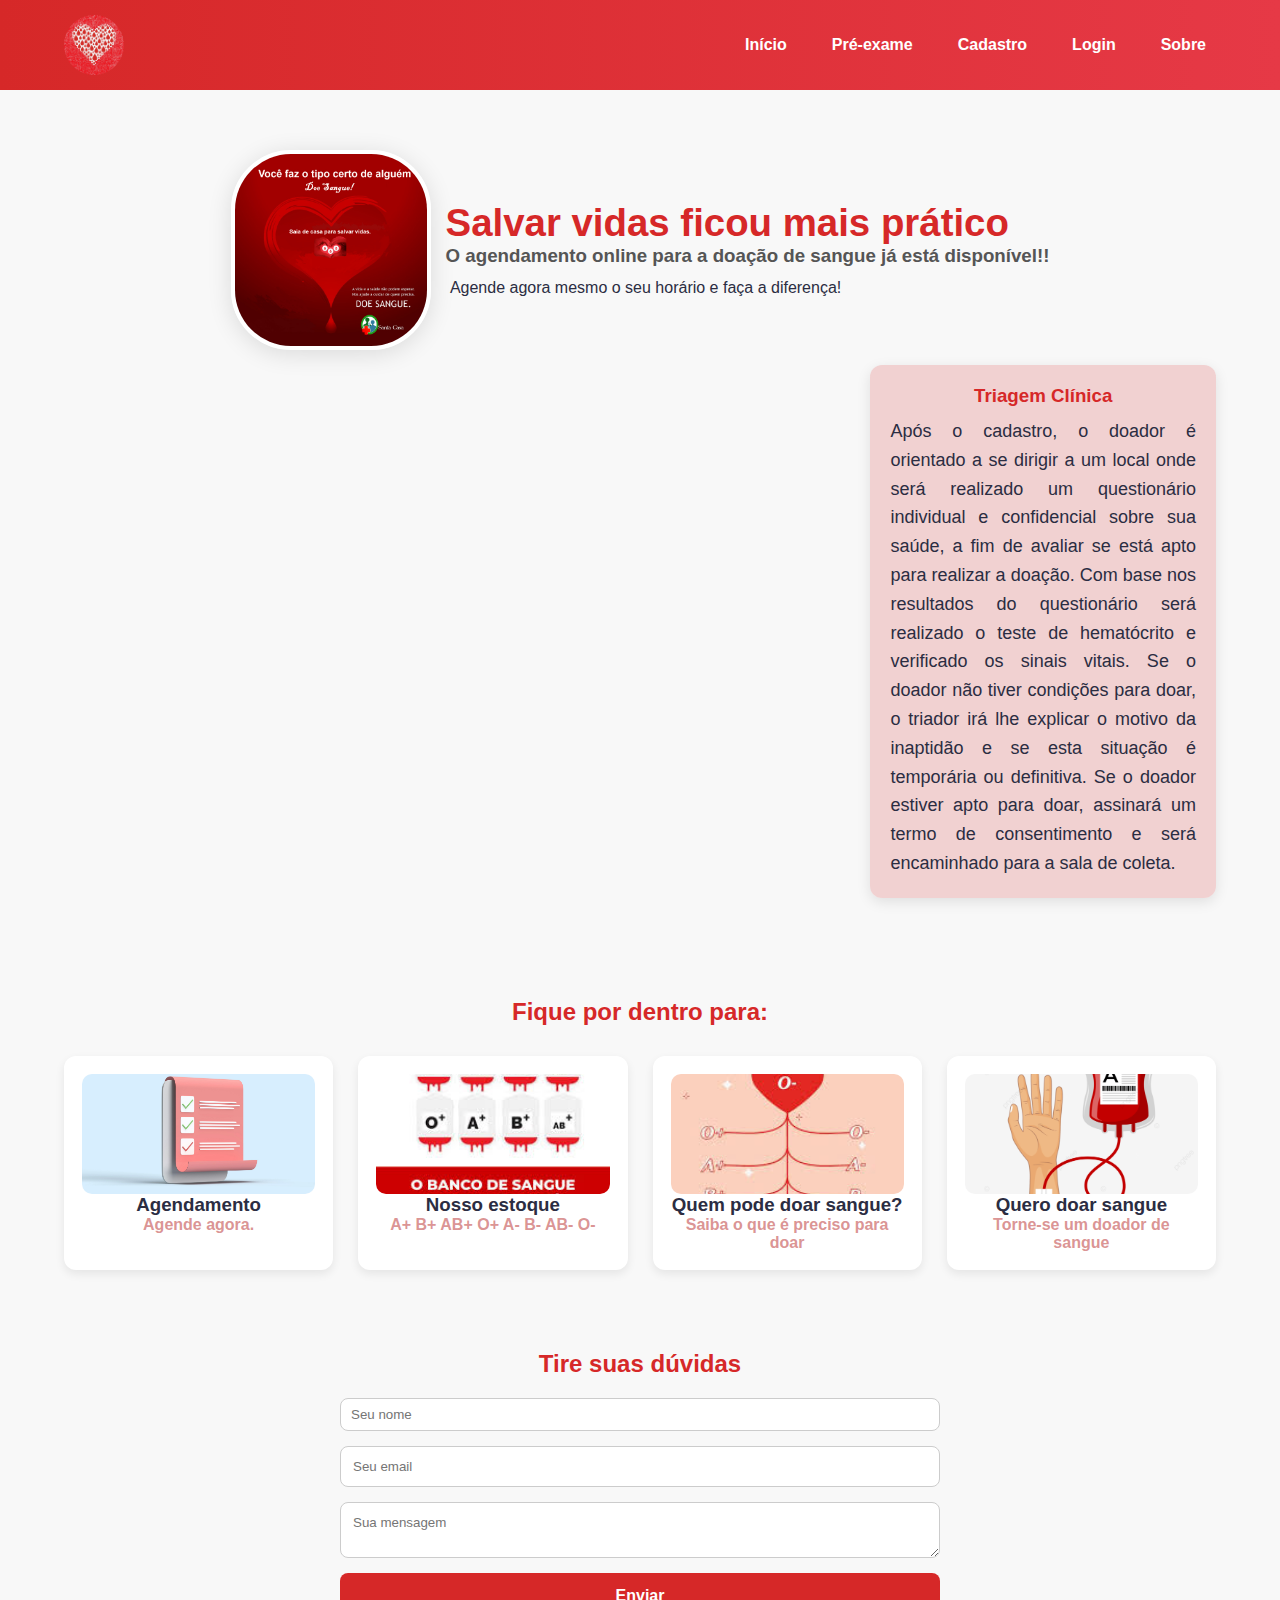
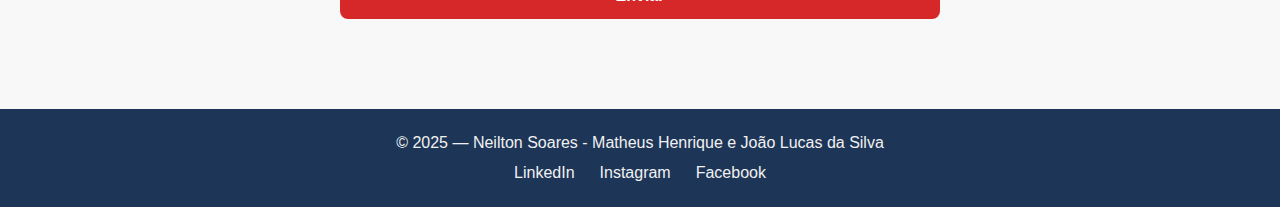
<file: Projeto Interdisciplinar - Neilton/index.html>
<!DOCTYPE html>
<html lang="pt-BR">
<head>
    <meta charset="UTF-8">
    <meta name="viewport" content="width=device-width, initial-scale=1.0">
    <title>Página Inicial</title>
    <link rel="stylesheet" href="style.css">
</head>
<body>
    <header>        
        <div class="logo">
                <img src="Doação.jpeg" alt="Logo de doação">
        </div>
        <input type="checkbox" id="menu-toggle">
        <label for="menu-toggle" class="hamburger">
            <span></span>
            <span></span>
            <span></span>
        </label>
        <nav>
            <ul>
                <li><a href="index.html">Início</a></li>
                <li><a href="Pré-exame.html">Pré-exame</a></li>
                <li><a href="Cadastro.html">Cadastro</a></li>
                <li><a href="Login.html">Login</a></li>
                <li><a href="Sobre.html">Sobre</a></li>
            </ul>
        </nav>
    </header>
    <main id="inicio">
        <section class="intro" id="sobre">
            <div class="perfil">
                <img class="foto-perfil" src="Doação2.jpeg" alt="Foto Doação">
                <div class="info">
                    <h1>Salvar vidas ficou mais prático</h1>
                    <h3>O agendamento online para a doação de sangue já está disponível!!</h3>
                    <p class="desc">
                        Agende agora mesmo o seu horário e faça a diferença!
                    </p>
                </div>
                <aside class="sobre-dev">
                    <h3>Triagem Clínica</h3>
                    <p>Após o cadastro, o doador é orientado a se dirigir a um local onde será realizado um questionário individual e confidencial sobre sua saúde, a fim de avaliar se está apto para realizar a doação. Com base nos resultados do questionário será realizado o teste de hematócrito e verificado os sinais vitais. Se o doador não tiver condições para doar, o triador irá lhe explicar o motivo da inaptidão e se esta situação é temporária ou definitiva. Se o doador estiver apto para doar, assinará um termo de consentimento e será encaminhado para a sala de coleta.
                    </p>
                </aside>
            </div>
        </section>
        <section id="fique-por-dentro" class="projects">
            <h2>Fique por dentro para:</h2>
            <div class="grid-projects">
                <article class="card">
                    <div class="thumb">
                        <img src="Agendamento.jpeg" alt="Agendar">
                    </div>
                    <h3>Agendamento</h3>
                    <p><a href="Agendamento.html">Agende agora.</a></p>
                </article>
                <article class="card">
                    <div class="thumb">
                        <img src="Nosso estoque.jpg" alt="Estoque">
                    </div>
                    <h3>Nosso estoque</h3>
                    <p><a href="Estoque.html">A+ B+ AB+ O+ A- B- AB- O-</a></p>
                </article>
                <article class="card">
                    <div class="thumb">
                        <img src="Quem pode.jpg" alt="Quem pode doar?">
                    </div>
                    <h3>Quem pode doar sangue?</h3>
                    <p><a href="QuemPodeDoar.html">Saiba o que é preciso para doar</a></p>
                </article>
                <article class="card">
                    <div class="thumb">
                        <img src="Quero doar.png" alt="Doação">
                    </div>
                    <h3>Quero doar sangue</h3>
                    <p><a href="Pré-exame.html">Torne-se um doador de sangue</a></p>
                </article>
            </div>
        </section>
        <section id="contato" class="contact">
            <h2>Tire suas dúvidas</h2>
            <form>
                <input type="text" placeholder="Seu nome">
                <input type="email" placeholder="Seu email">
                <textarea placeholder="Sua mensagem"></textarea>
                <button>Enviar</button>
            </form>
        </section>
    </main>
    <footer>
        © 2025 — Neilton Soares  -  Matheus Henrique e João Lucas da Silva
        <div class="redes-footer">
            <a href="#" target="_blank">LinkedIn</a>
            <a href="#" target="_blank">Instagram</a>
            <a href="#" target="_blank">Facebook</a>
        </div>
    </footer>
</body>
</html>
</file>
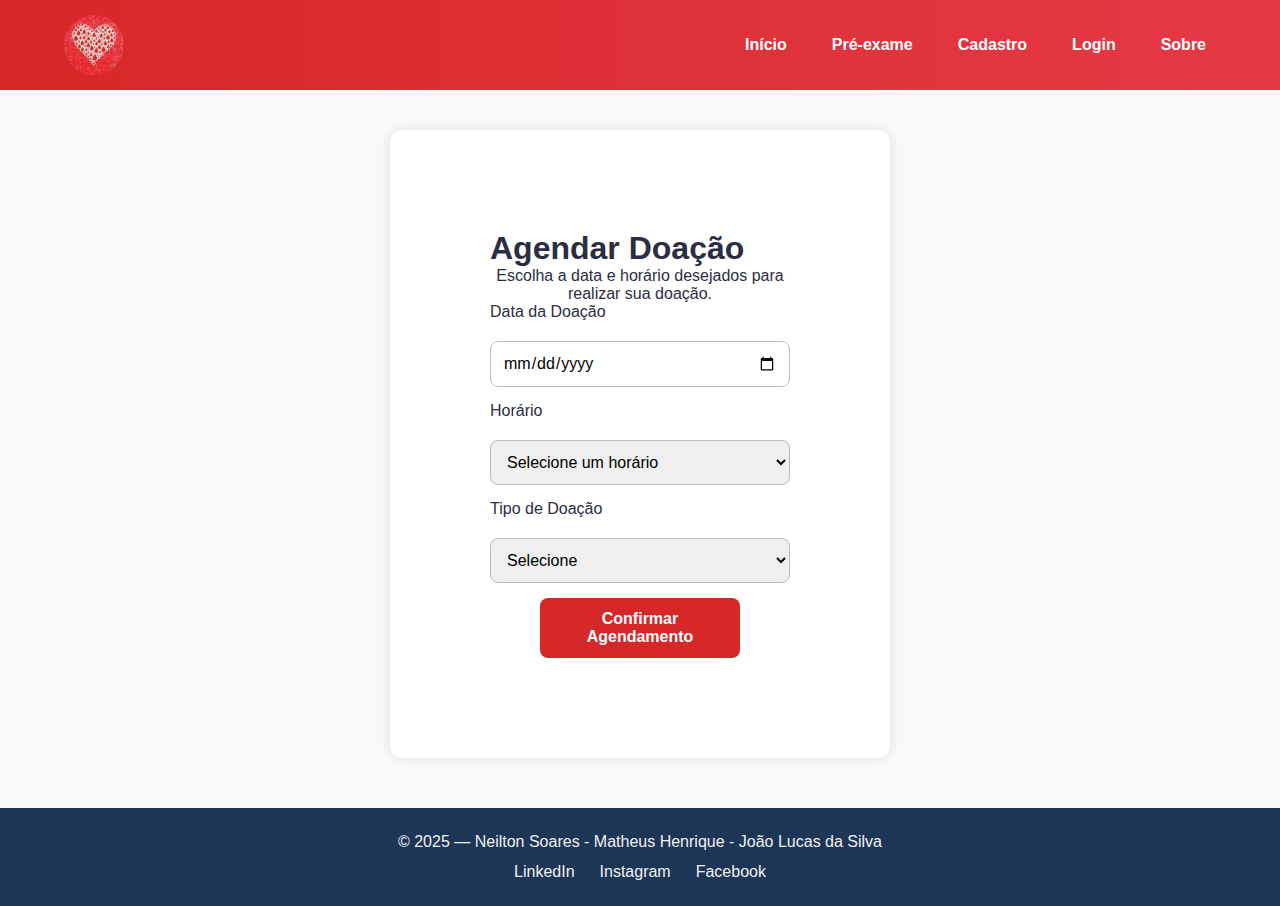
<file: Projeto Interdisciplinar - Neilton/Agendamento.html>
<!DOCTYPE html>
<html lang="pt-BR">
<head>
    <meta charset="UTF-8">
    <meta name="viewport" content="width=device-width, initial-scale=1.0">
    <title>Agendamento</title>
    <link rel="stylesheet" href="style.css">
</head>
<body>
    <header>        
        <div class="logo">
                <img src="Doação.jpeg" alt="Logo de doação">
        </div>
        <input type="checkbox" id="menu-toggle">
        <label for="menu-toggle" class="hamburger">
            <span></span>
            <span></span>
            <span></span>
        </label>
        <nav>
            <ul>
                <li><a href="index.html">Início</a></li>
                <li><a href="Pré-exame.html">Pré-exame</a></li>
                <li><a href="Cadastro.html">Cadastro</a></li>
                <li><a href="Login.html">Login</a></li>
                <li><a href="Sobre.html">Sobre</a></li>
            </ul>
        </nav>
    </header>
    <main>
        <section class="agendamento-container">
            <h1>Agendar Doação</h1>
            <p>Escolha a data e horário desejados para realizar sua doação.</p>
            <form class="form-agendamento">                
                <label for="data">Data da Doação</label>
                <input type="date" id="data" required>
                <label for="horario">Horário</label>
                <select id="horario" required>
                    <option value="">Selecione um horário</option>
                    <option>08:00</option>
                    <option>09:00</option>
                    <option>10:00</option>
                    <option>11:00</option>
                    <option>14:00</option>
                    <option>15:00</option>
                    <option>16:00</option>
                </select>
                <label for="tipo">Tipo de Doação</label>
                <select id="tipo">
                    <option value="">Selecione</option>
                    <option>Sangue Total</option>
                    <option>Plaquetas</option>
                    <option>Plasma</option>
                </select>
                <button type="submit">Confirmar Agendamento</button>
            </form>
        </section>
    </main>
    <footer>
        © 2025 — Neilton Soares - Matheus Henrique - João Lucas da Silva
        <div class="redes-footer">
            <a href="#" target="_blank">LinkedIn</a>
            <a href="#" target="_blank">Instagram</a>
            <a href="#" target="_blank">Facebook</a>
        </div>
    </footer>
</body>
</html>
</file>
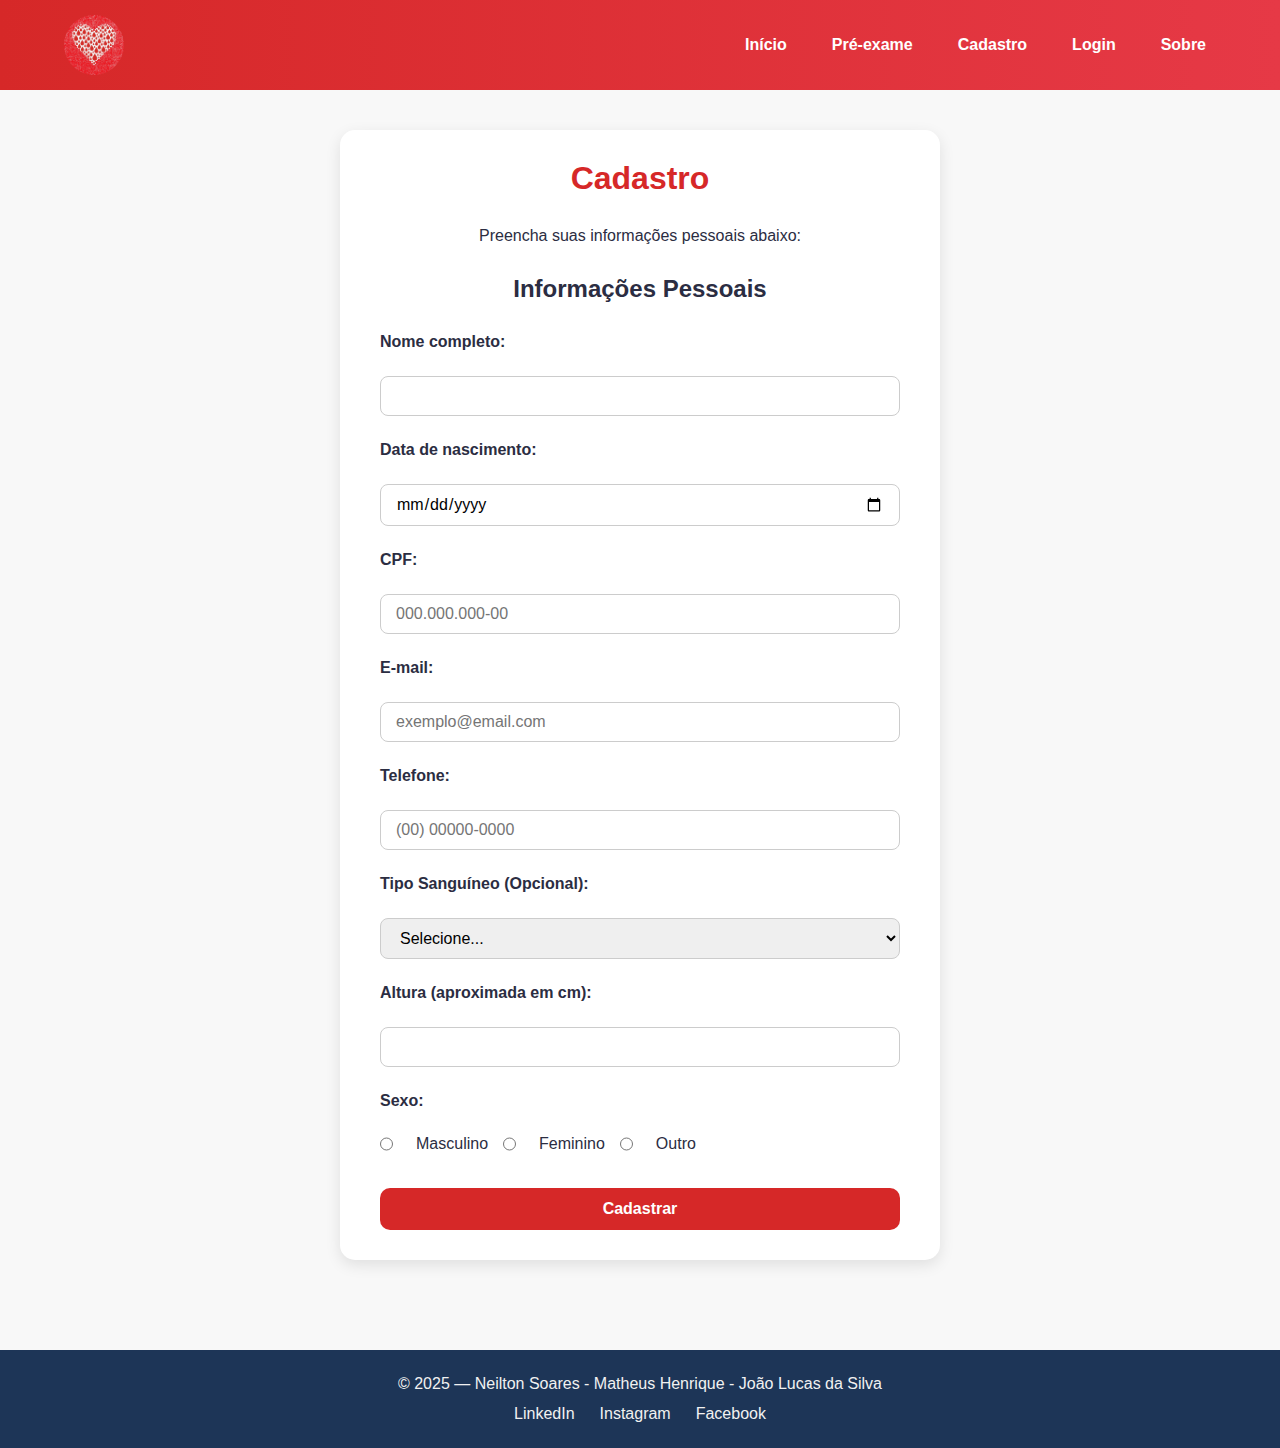
<file: Projeto Interdisciplinar - Neilton/Cadastro.html>
<!DOCTYPE html>
<html lang="pt-BR">
<head>
    <meta charset="UTF-8">
    <meta name="viewport" content="width=device-width, initial-scale=1.0">
    <title>Cadastro</title>
    <link rel="stylesheet" href="style.css">
</head>
<body>
    <header>        
        <div class="logo">
                <img src="Doação.jpeg" alt="Logo de doação">
        </div>
        <input type="checkbox" id="menu-toggle">
        <label for="menu-toggle" class="hamburger">
            <span></span>
            <span></span>
            <span></span>
        </label>
        <nav>
            <ul>
                <li><a href="index.html">Início</a></li>
                <li><a href="Pré-exame.html">Pré-exame</a></li>
                <li><a href="Cadastro.html">Cadastro</a></li>
                <li><a href="Login.html">Login</a></li>
                <li><a href="Sobre.html">Sobre</a></li>
            </ul>
        </nav>
    </header>
<main class="cadastro">
    <section class="cadastro-container">
        <h1>Cadastro</h1>
        <p>Preencha suas informações pessoais abaixo:</p>
        <form>
            <h2>Informações Pessoais</h2>
            <label>Nome completo:</label>
            <input type="text" name="nome" required>
            <label>Data de nascimento:</label>
            <input type="date" name="nascimento" required>
            <label>CPF:</label>
            <input type="text" name="cpf" placeholder="000.000.000-00" required>
            <label>E-mail:</label>
            <input type="email" name="email" placeholder="exemplo@email.com" required>
            <label>Telefone:</label>
            <input type="tel" name="telefone" placeholder="(00) 00000-0000" required>
            <label>Tipo Sanguíneo (Opcional):</label>
            <select name="tipo_sanguineo">
                <option value="">Selecione...</option>
                <option value="A+">A+</option>
                <option value="A-">B+</option>
                <option value="B+">AB+</option>
                <option value="B-">O+</option>
                <option value="AB+">A-</option>
                <option value="AB-">B-</option>
                <option value="O+">AB-</option>
                <option value="O-">O-</option>
            </select>
            <label>Altura (aproximada em cm):</label>
            <input type="text" name="nome" required>
            <label>Sexo:</label>
            <div class="sexo-options">
                <input type="radio" name="sexo" value="masculino"> Masculino
                <input type="radio" name="sexo" value="feminino"> Feminino
                <input type="radio" name="sexo" value="outro"> Outro
            </div>
            <button type="submit">Cadastrar</button>
        </form>
    </section>
</main>
<footer>
    © 2025 — Neilton Soares - Matheus Henrique - João Lucas da Silva
    <div class="redes-footer">
        <a href="#" target="_blank">LinkedIn</a>
        <a href="#" target="_blank">Instagram</a>
        <a href="#" target="_blank">Facebook</a>
    </div>
</footer>
</body>
</html>
</file>
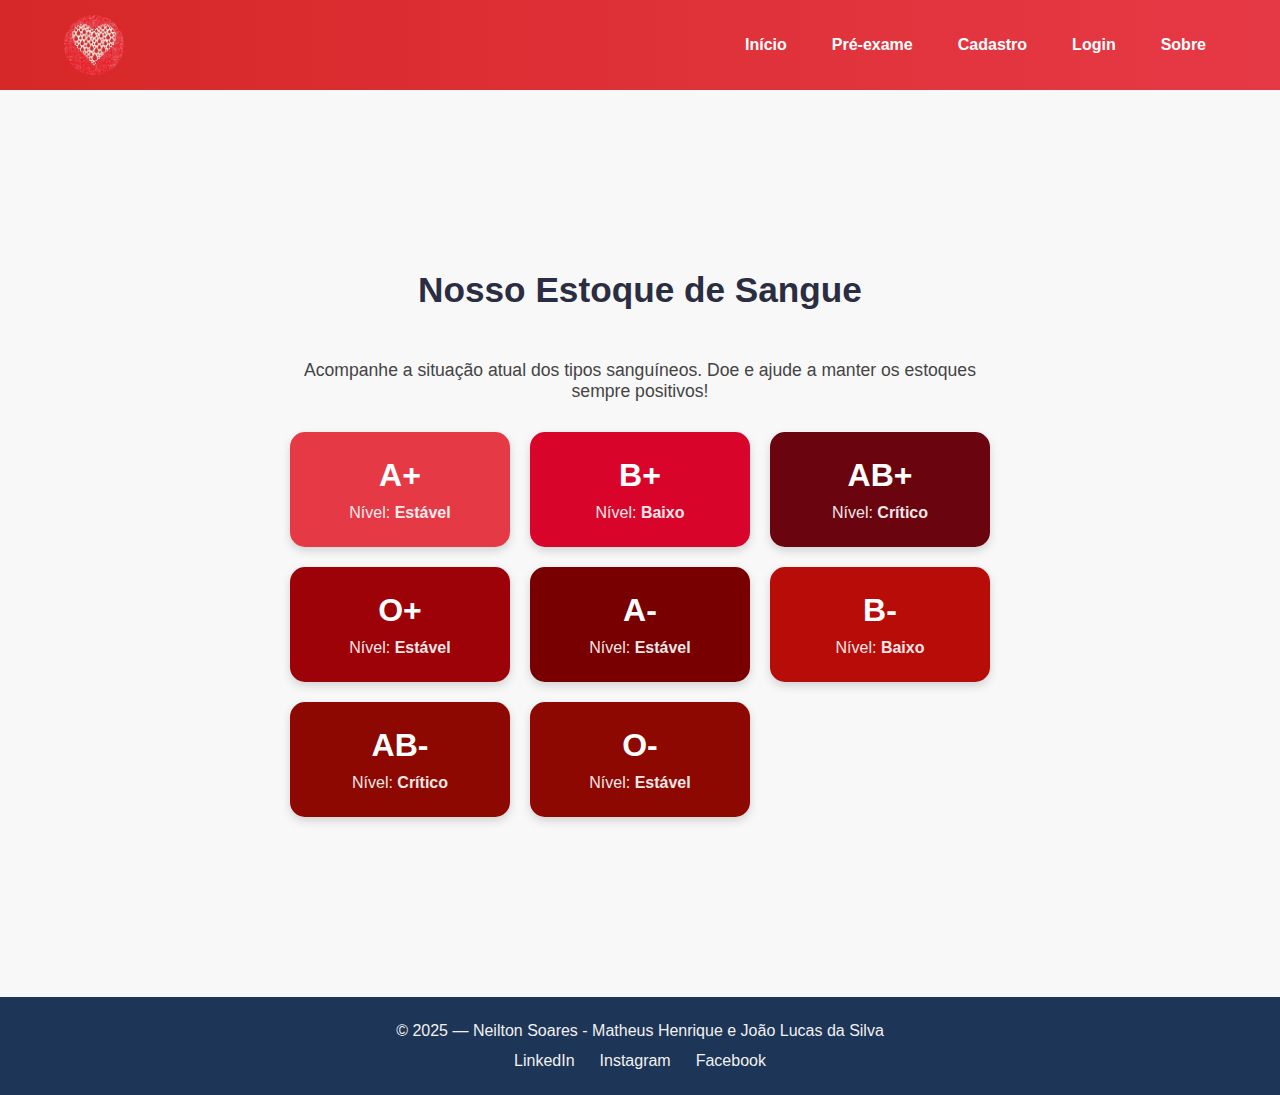
<file: Projeto Interdisciplinar - Neilton/Estoque.html>
<!DOCTYPE html>
<html lang="pt-BR">
<head>
    <meta charset="UTF-8">
    <meta name="viewport" content="width=device-width, initial-scale=1.0">
    <title>Estoque</title>
    <link rel="stylesheet" href="style.css">
</head>
<body>
    <header>        
        <div class="logo">
                <img src="Doação.jpeg" alt="Logo de doação">
        </div>
        <input type="checkbox" id="menu-toggle">
        <label for="menu-toggle" class="hamburger">
            <span></span>
            <span></span>
            <span></span>
        </label>
        <nav>
            <ul>
                <li><a href="index.html">Início</a></li>
                <li><a href="Pré-exame.html">Pré-exame</a></li>
                <li><a href="Cadastro.html">Cadastro</a></li>
                <li><a href="Login.html">Login</a></li>
                <li><a href="Sobre.html">Sobre</a></li>
            </ul>
        </nav>
    </header>

    <main class="estoque-container">

        <h1>Nosso Estoque de Sangue</h1>
        <p class="estoque-desc">Acompanhe a situação atual dos tipos sanguíneos. Doe e ajude a manter os estoques sempre positivos!</p>

        <div class="estoque-grid">

            <div class="tipo sangue-a-pos">
                <h2>A+</h2>
                <p class="nivel">Nível: <strong>Estável</strong></p>
            </div>

            <div class="tipo sangue-b-pos">
                <h2>B+</h2>
                <p class="nivel">Nível: <strong>Baixo</strong></p>
            </div>

            <div class="tipo sangue-ab-pos">
                <h2>AB+</h2>
                <p class="nivel">Nível: <strong>Crítico</strong></p>
            </div>

            <div class="tipo sangue-o-pos">
                <h2>O+</h2>
                <p class="nivel">Nível: <strong>Estável</strong></p>
            </div>

            <div class="tipo sangue-a-">
                <h2>A-</h2>
                <p class="nivel">Nível: <strong>Estável</strong></p>
            </div>

            <div class="tipo sangue-b-">
                <h2>B-</h2>
                <p class="nivel">Nível: <strong>Baixo</strong></p>
            </div>

            <div class="tipo sangue-ab-">
                <h2>AB-</h2>
                <p class="nivel">Nível: <strong>Crítico</strong></p>
            </div>

            <div class="tipo sangue-o-">
                <h2>O-</h2>
                <p class="nivel">Nível: <strong>Estável</strong></p>
            </div>

        </div>
    </main>

    <footer>
        © 2025 — Neilton Soares  -  Matheus Henrique e João Lucas da Silva
        <div class="redes-footer">
            <a href="#" target="_blank">LinkedIn</a>
            <a href="#" target="_blank">Instagram</a>
            <a href="#" target="_blank">Facebook</a>
        </div>
    </footer>

</body>
</html>
</file>
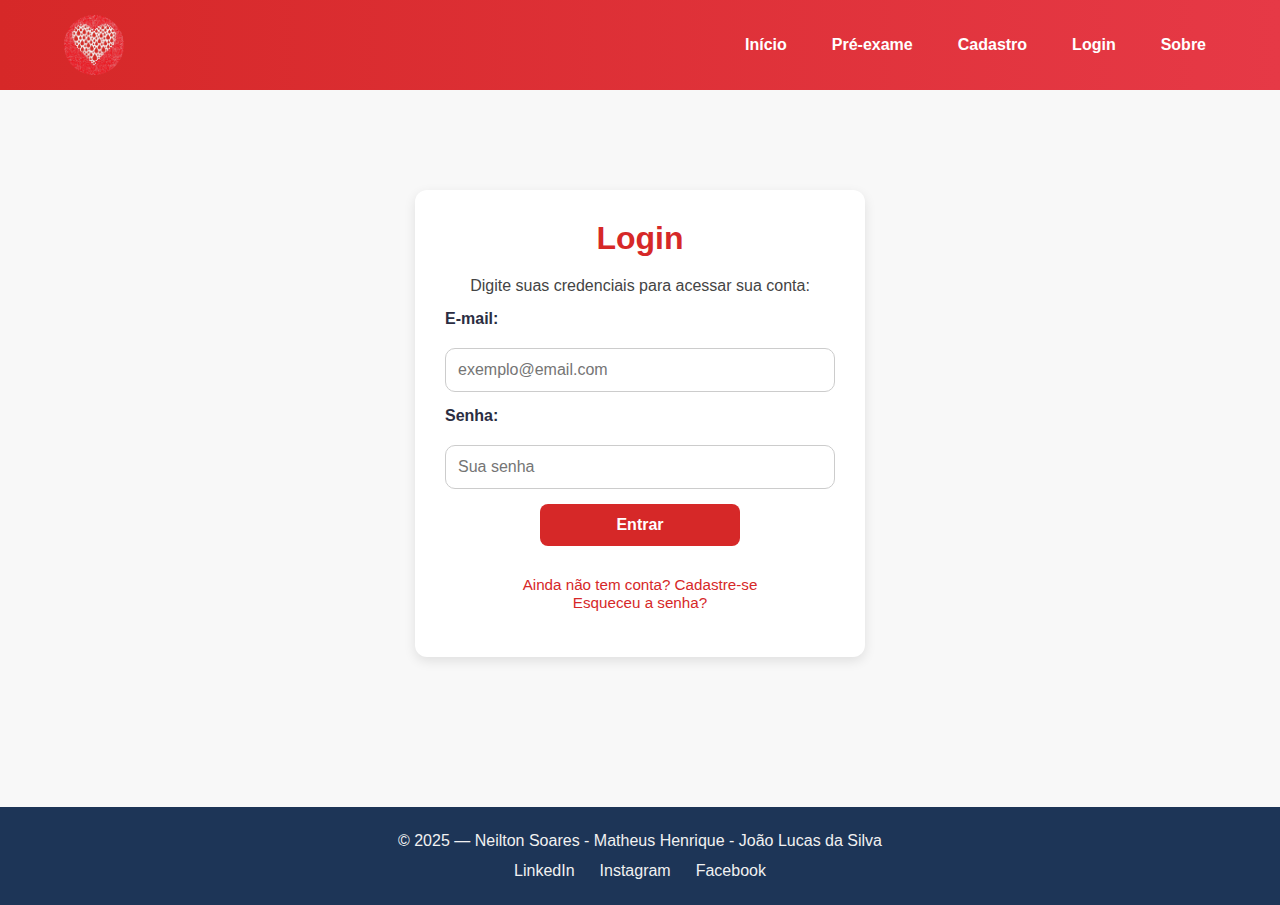
<file: Projeto Interdisciplinar - Neilton/Login.html>
<!DOCTYPE html>
<html lang="pt-BR">
<head>
    <meta charset="UTF-8">
    <meta name="viewport" content="width=device-width, initial-scale=1.0">
    <title>Login</title>
    <link rel="stylesheet" href="style.css">
</head>
<body>
    <header>        
        <div class="logo">
                <img src="Doação.jpeg" alt="Logo de doação">
        </div>
        <input type="checkbox" id="menu-toggle">
        <label for="menu-toggle" class="hamburger">
            <span></span>
            <span></span>
            <span></span>
        </label>
        <nav>
            <ul>
                <li><a href="index.html">Início</a></li>
                <li><a href="Pré-exame.html">Pré-exame</a></li>
                <li><a href="Cadastro.html">Cadastro</a></li>
                <li><a href="Login.html">Login</a></li>
                <li><a href="Sobre.html">Sobre</a></li>
            </ul>
        </nav>
    </header>
    <main class="login">
        <section class="login-container">
            <h1>Login</h1>
            <p>Digite suas credenciais para acessar sua conta:</p>
            <form>
                <label>E-mail:</label>
                <input type="email" name="email" placeholder="exemplo@email.com" required>
                <label>Senha:</label>
                <input type="password" name="senha" placeholder="Sua senha" required>
                <button type="submit">Entrar</button>
                <p class="links">
                    <a href="Cadastro.html">Ainda não tem conta? Cadastre-se</a><br>
                    <a href="#">Esqueceu a senha?</a>
                </p>
            </form>
        </section>
    </main>
    <footer>
        © 2025 — Neilton Soares - Matheus Henrique - João Lucas da Silva
        <div class="redes-footer">
            <a href="#" target="_blank">LinkedIn</a>
            <a href="#" target="_blank">Instagram</a>
            <a href="#" target="_blank">Facebook</a>
        </div>
    </footer>
</body>
</html>
</file>
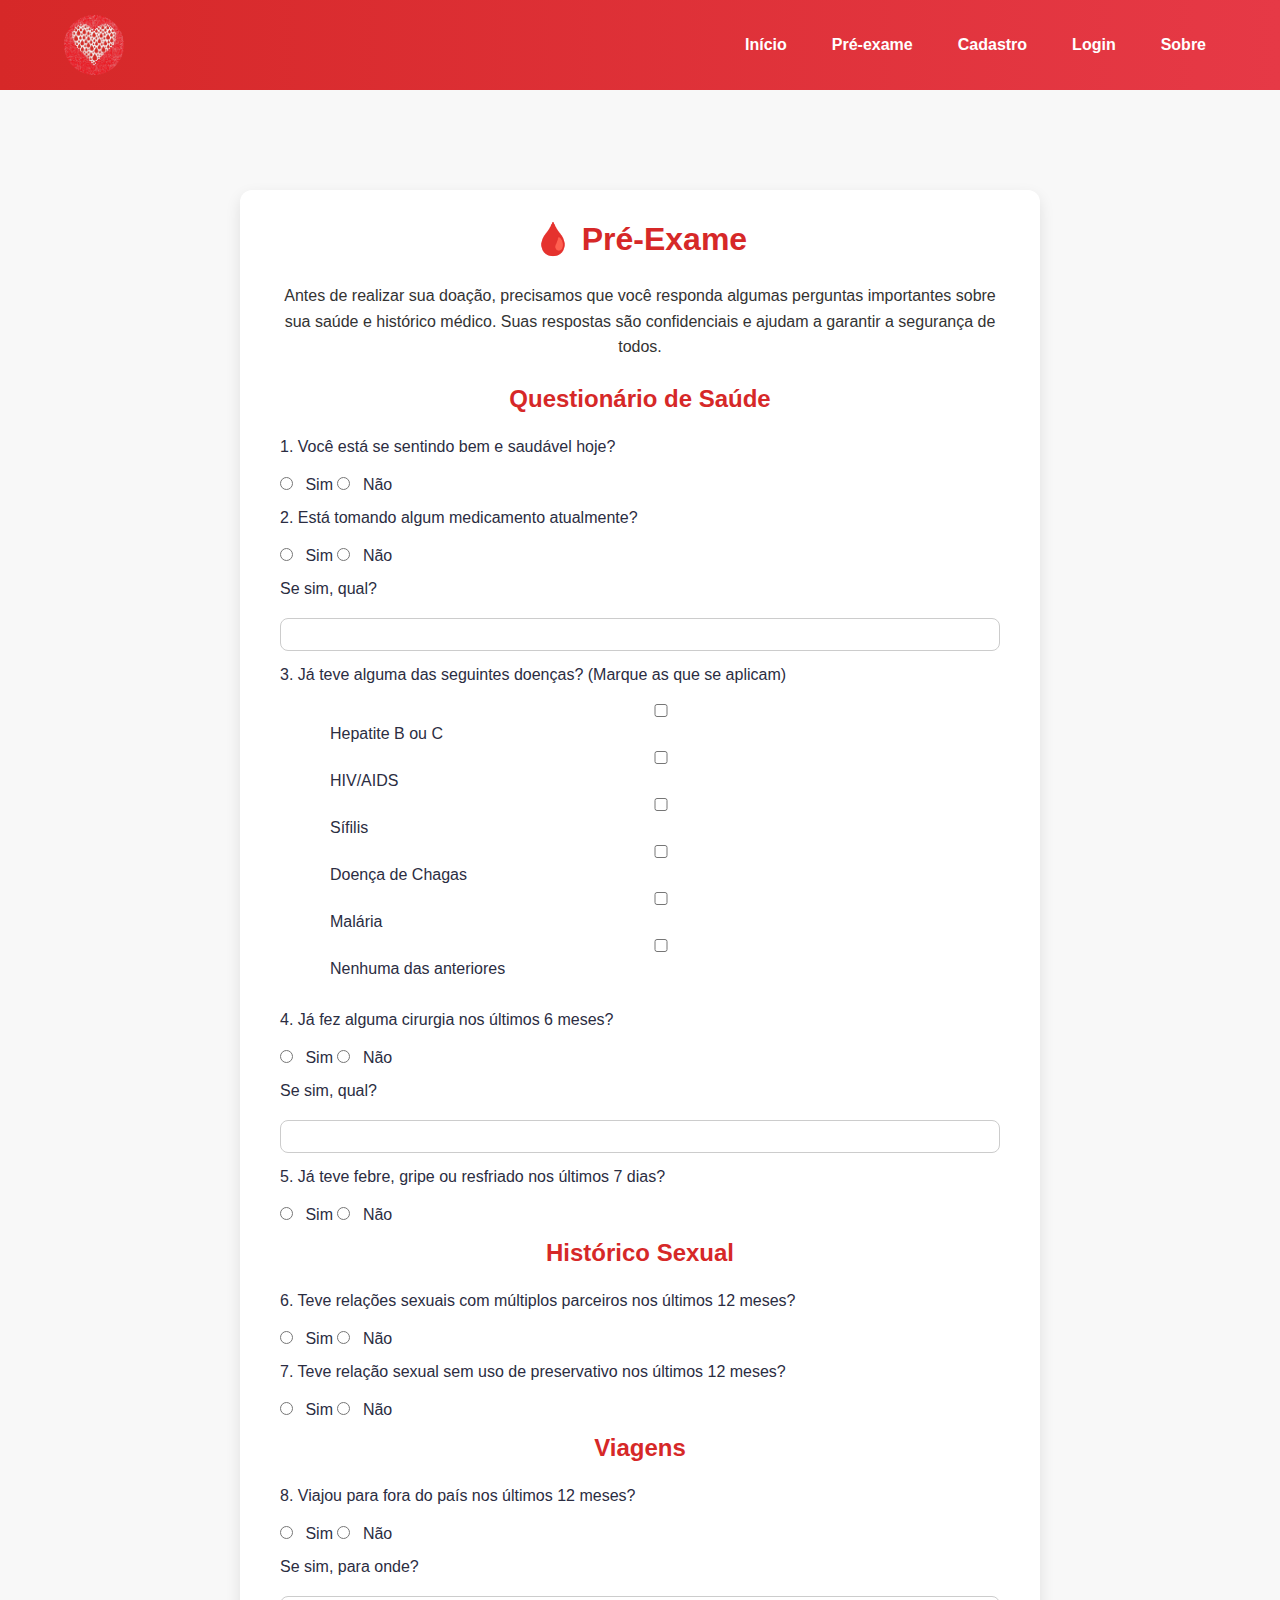
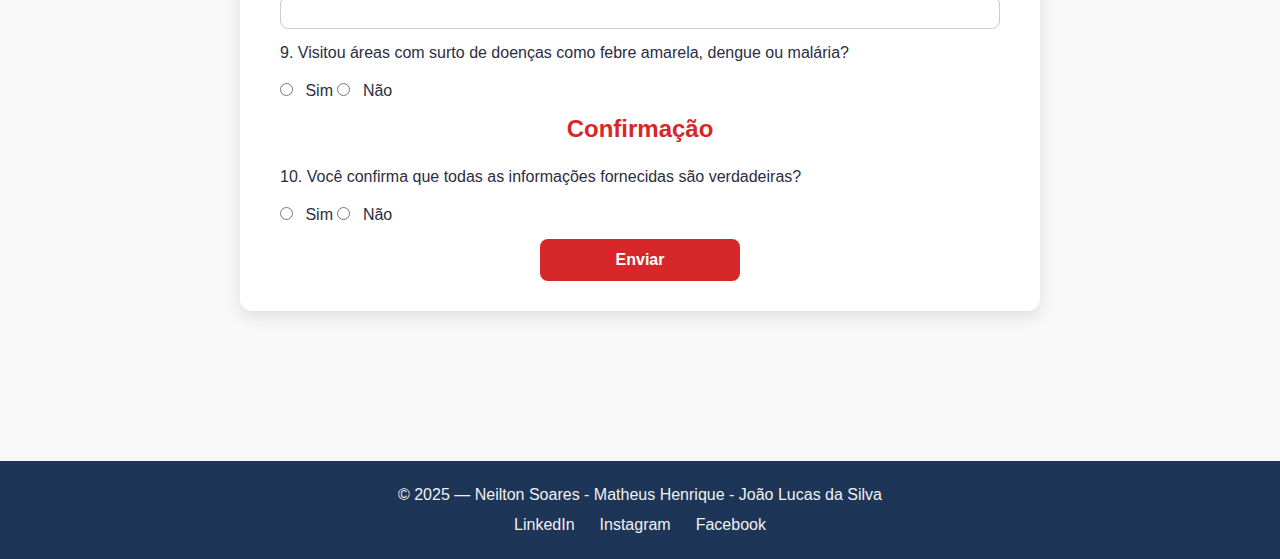
<file: Projeto Interdisciplinar - Neilton/Pré-exame.html>
<!DOCTYPE html>
<html lang="pt-BR">
<head>
    <meta charset="UTF-8">
    <meta name="viewport" content="width=device-width, initial-scale=1.0">
    <title>Pré-Exame</title>
    <link rel="stylesheet" href="style.css">
</head>
<body>
    <header>        
        <div class="logo">
                <img src="Doação.jpeg" alt="Logo de doação">
        </div>
        <input type="checkbox" id="menu-toggle">
        <label for="menu-toggle" class="hamburger">
            <span></span>
            <span></span>
            <span></span>
        </label>
        <nav>
            <ul>
                <li><a href="index.html">Início</a></li>
                <li><a href="Pré-exame.html">Pré-exame</a></li>
                <li><a href="Cadastro.html">Cadastro</a></li>
                <li><a href="Login.html">Login</a></li>
                <li><a href="Sobre.html">Sobre</a></li>
            </ul>
        </nav>
    </header>
<main class="pre-exame">
    <section class="pre-exame-container">
        <h1>🩸 Pré-Exame</h1>
        <p>
            Antes de realizar sua doação, precisamos que você responda algumas perguntas importantes sobre sua saúde e histórico médico. Suas respostas são confidenciais e ajudam a garantir a segurança de todos.
        </p>
        <form>
            <h2>Questionário de Saúde</h2>
            <label>1. Você está se sentindo bem e saudável hoje?</label>
            <div>
                <input type="radio" name="saude" value="sim"> Sim
                <input type="radio" name="saude" value="nao"> Não
            </div>
            <label>2. Está tomando algum medicamento atualmente?</label>
            <div>
                <input type="radio" name="medicamento" value="sim"> Sim
                <input type="radio" name="medicamento" value="nao"> Não
            </div>
            <label>Se sim, qual?</label>
            <input type="text" name="medicamento-detalhe">
            <label>3. Já teve alguma das seguintes doenças? (Marque as que se aplicam)</label>
            <div class="sub-lista">
                <input type="checkbox" name="doenca" value="hepatite"> Hepatite B ou C
                <input type="checkbox" name="doenca" value="hiv"> HIV/AIDS
                <input type="checkbox" name="doenca" value="sifilis"> Sífilis
                <input type="checkbox" name="doenca" value="chagas"> Doença de Chagas
                <input type="checkbox" name="doenca" value="malaria"> Malária
                <input type="checkbox" name="doenca" value="nenhuma"> Nenhuma das anteriores
            </div>
            <label>4. Já fez alguma cirurgia nos últimos 6 meses?</label>
            <div>
                <input type="radio" name="cirurgia" value="sim"> Sim
                <input type="radio" name="cirurgia" value="nao"> Não
            </div>
            <label>Se sim, qual?</label>
            <input type="text" name="cirurgia-detalhe">

            <label>5. Já teve febre, gripe ou resfriado nos últimos 7 dias?</label>
            <div>
                <input type="radio" name="febre" value="sim"> Sim
                <input type="radio" name="febre" value="nao"> Não
            </div>
            <h2>Histórico Sexual</h2>
            <label>6. Teve relações sexuais com múltiplos parceiros nos últimos 12 meses?</label>
            <div>
                <input type="radio" name="multiplo-parceiro" value="sim"> Sim
                <input type="radio" name="multiplo-parceiro" value="nao"> Não
            </div>
            <label>7. Teve relação sexual sem uso de preservativo nos últimos 12 meses?</label>
            <div>
                <input type="radio" name="sem-preservativo" value="sim"> Sim
                <input type="radio" name="sem-preservativo" value="nao"> Não
            </div>
            <h2>Viagens</h2>
            <label>8. Viajou para fora do país nos últimos 12 meses?</label>
            <div>
                <input type="radio" name="viagem" value="sim"> Sim
                <input type="radio" name="viagem" value="nao"> Não
            </div>
            <label>Se sim, para onde?</label>
            <input type="text" name="viagem-detalhe">
            <label>9. Visitou áreas com surto de doenças como febre amarela, dengue ou malária?</label>
            <div>
                <input type="radio" name="surto" value="sim"> Sim
                <input type="radio" name="surto" value="nao"> Não
            </div>
            <h2>Confirmação</h2>
            <label>10. Você confirma que todas as informações fornecidas são verdadeiras?</label>
            <div>
                <input type="radio" name="confirmacao" value="sim"> Sim
                <input type="radio" name="confirmacao" value="nao"> Não
            </div>
            <button type="submit">Enviar</button>
        </form>
    </section>
</main>
<footer>
    © 2025 — Neilton Soares - Matheus Henrique - João Lucas da Silva
    <div class="redes-footer">
        <a href="#" target="_blank">LinkedIn</a>
        <a href="#" target="_blank">Instagram</a>
        <a href="#" target="_blank">Facebook</a>
    </div>
</footer>
</body>
</html>
</file>
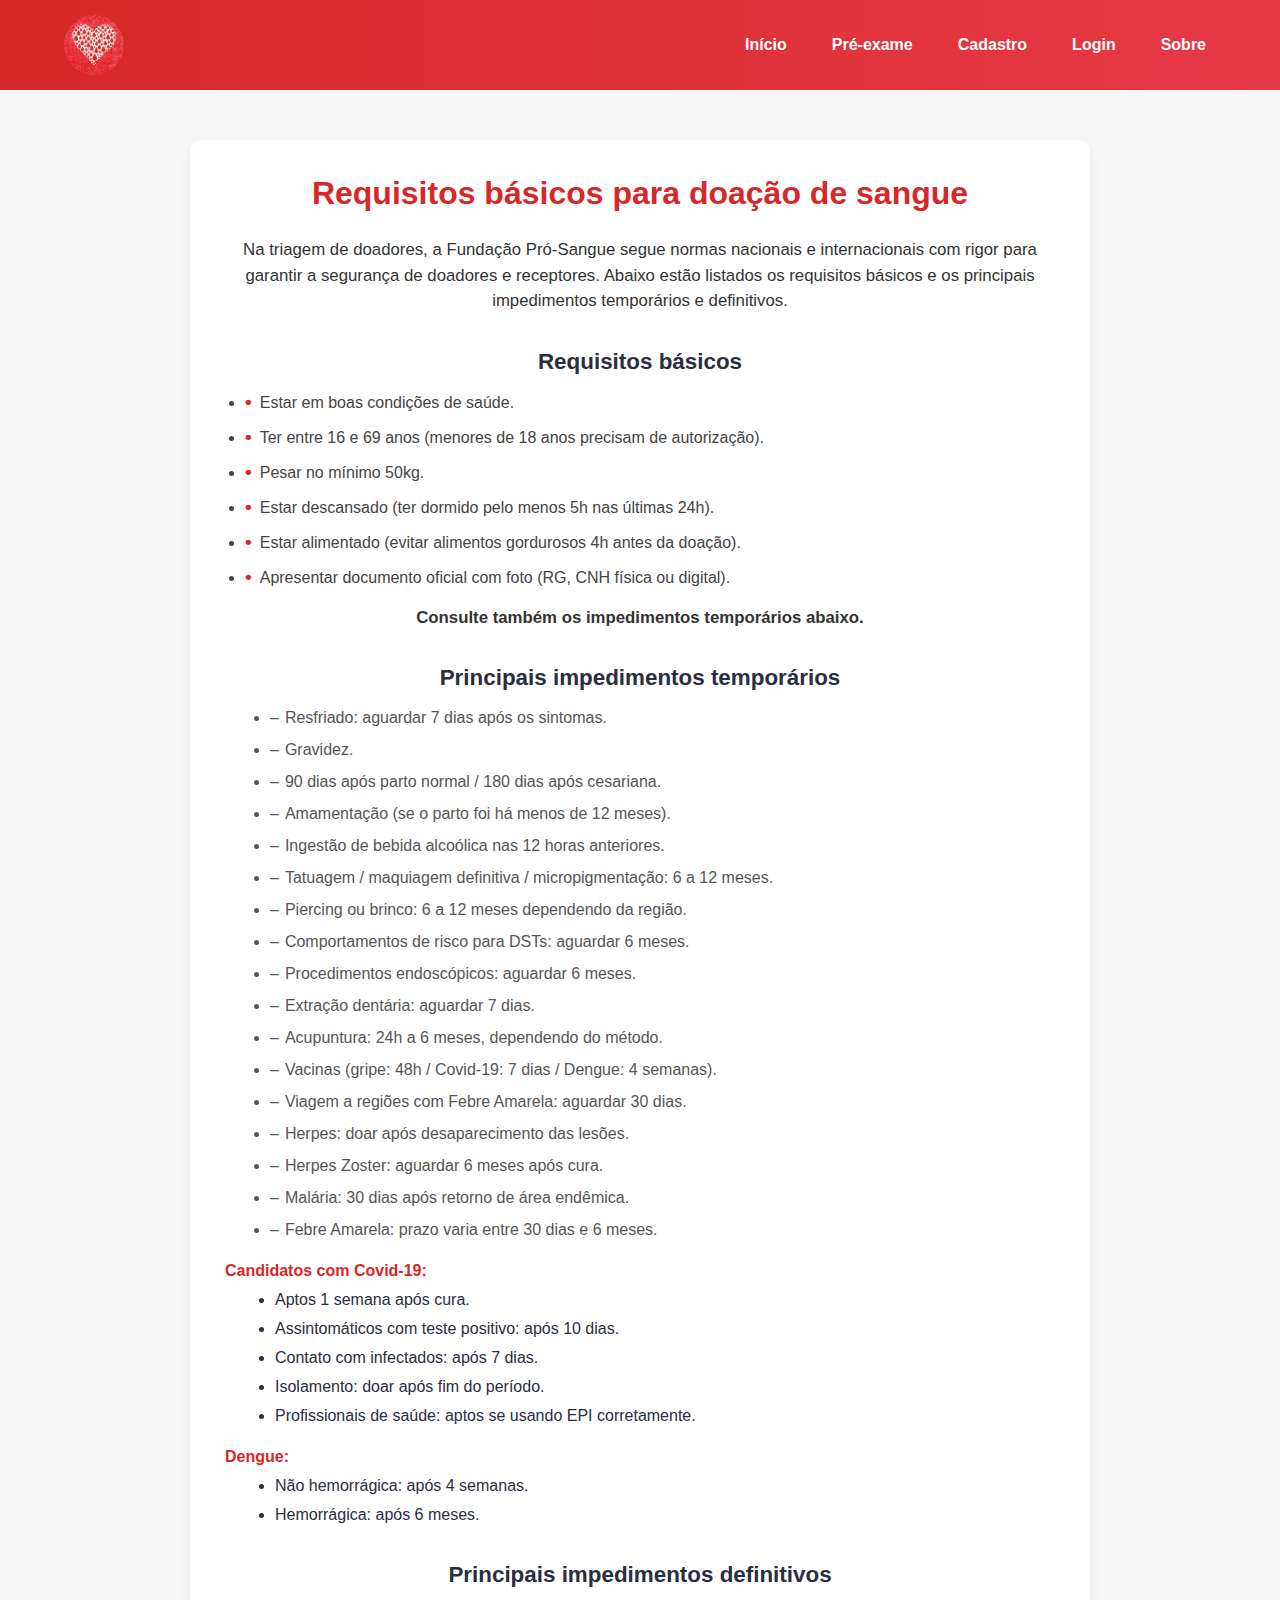
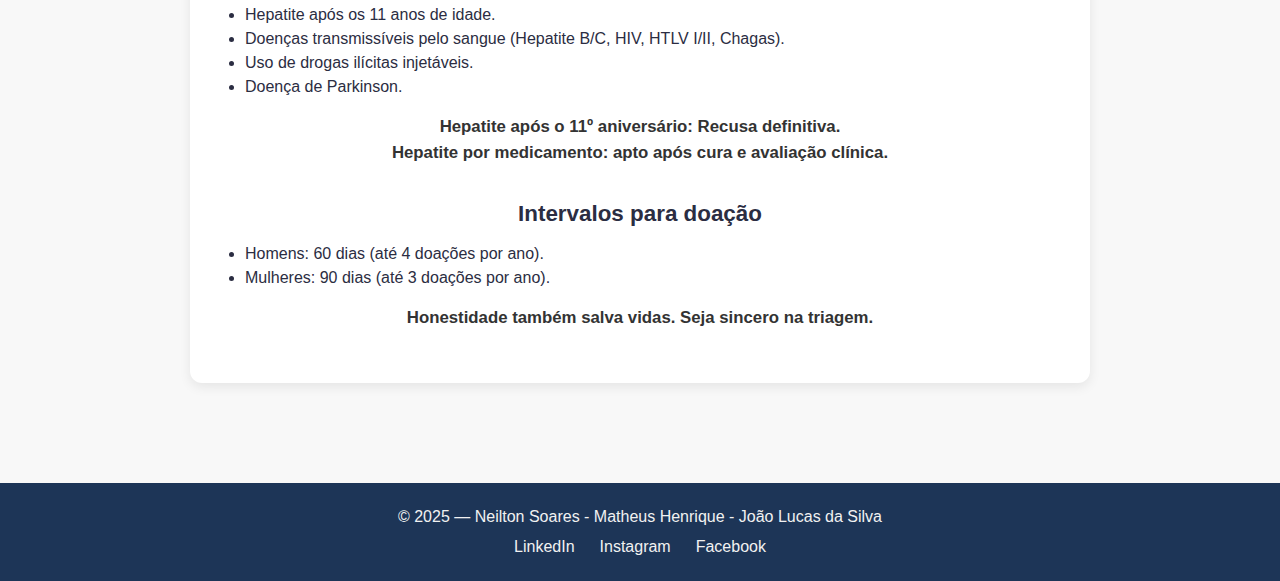
<file: Projeto Interdisciplinar - Neilton/QuemPodeDoar.html>
<!DOCTYPE html>
<html lang="pt-BR">
<head>
    <meta charset="UTF-8">
    <meta name="viewport" content="width=device-width, initial-scale=1.0">
    <title>Quem pode doar</title>
    <link rel="stylesheet" href="style.css">
</head>
<body>
    <header>        
        <div class="logo">
                <img src="Doação.jpeg" alt="Logo de doação">
        </div>
        <input type="checkbox" id="menu-toggle">
        <label for="menu-toggle" class="hamburger">
            <span></span>
            <span></span>
            <span></span>
        </label>
        <nav>
            <ul>
                <li><a href="index.html">Início</a></li>
                <li><a href="Pré-exame.html">Pré-exame</a></li>
                <li><a href="Cadastro.html">Cadastro</a></li>
                <li><a href="Login.html">Login</a></li>
                <li><a href="Sobre.html">Sobre</a></li>
            </ul>
        </nav>
    </header>
    <main class="quem-pode-doar">
        <section class="quem-pode-doar-container">
            <h1>Requisitos básicos para doação de sangue</h1>
            <p>Na triagem de doadores, a Fundação Pró-Sangue segue normas nacionais e internacionais
                com rigor para garantir a segurança de doadores e receptores. Abaixo estão listados
                os requisitos básicos e os principais impedimentos temporários e definitivos.</p>
            <h2>Requisitos básicos</h2>
            <ul class="condições-para-doar">
                <li>Estar em boas condições de saúde.</li>
                <li>Ter entre 16 e 69 anos (menores de 18 anos precisam de autorização).</li>
                <li>Pesar no mínimo 50kg.</li>
                <li>Estar descansado (ter dormido pelo menos 5h nas últimas 24h).</li>
                <li>Estar alimentado (evitar alimentos gordurosos 4h antes da doação).</li>
                <li>Apresentar documento oficial com foto (RG, CNH física ou digital).</li>
            </ul>
            <p><strong>Consulte também os impedimentos temporários abaixo.</strong></p>
            <h2>Principais impedimentos temporários</h2>
            <ul class="quem-não-pode-doar">
                <li>Resfriado: aguardar 7 dias após os sintomas.</li>
                <li>Gravidez.</li>
                <li>90 dias após parto normal / 180 dias após cesariana.</li>
                <li>Amamentação (se o parto foi há menos de 12 meses).</li>
                <li>Ingestão de bebida alcoólica nas 12 horas anteriores.</li>
                <li>Tatuagem / maquiagem definitiva / micropigmentação: 6 a 12 meses.</li>
                <li>Piercing ou brinco: 6 a 12 meses dependendo da região.</li>
                <li>Comportamentos de risco para DSTs: aguardar 6 meses.</li>
                <li>Procedimentos endoscópicos: aguardar 6 meses.</li>
                <li>Extração dentária: aguardar 7 dias.</li>
                <li>Acupuntura: 24h a 6 meses, dependendo do método.</li>
                <li>Vacinas (gripe: 48h / Covid-19: 7 dias / Dengue: 4 semanas).</li>
                <li>Viagem a regiões com Febre Amarela: aguardar 30 dias.</li>
                <li>Herpes: doar após desaparecimento das lesões.</li>
                <li>Herpes Zoster: aguardar 6 meses após cura.</li>
                <li>Malária: 30 dias após retorno de área endêmica.</li>
                <li>Febre Amarela: prazo varia entre 30 dias e 6 meses.</li>
            </ul>
                <h4>Candidatos com Covid-19:</h4>
                <ul class="sub-lista">
                    <li>Aptos 1 semana após cura.</li>
                    <li>Assintomáticos com teste positivo: após 10 dias.</li>
                    <li>Contato com infectados: após 7 dias.</li>
                    <li>Isolamento: doar após fim do período.</li>
                    <li>Profissionais de saúde: aptos se usando EPI corretamente.</li>
                </ul>
                <h4>Dengue:</h4>
                <ul class="sub-lista">
                    <li>Não hemorrágica: após 4 semanas.</li>
                    <li>Hemorrágica: após 6 meses.</li>
                </ul>
                <h2>Principais impedimentos definitivos</h2>
            <ul class="lista-pre-exame">
                <li>Hepatite após os 11 anos de idade.</li>
                <li>Doenças transmissíveis pelo sangue (Hepatite B/C, HIV, HTLV I/II, Chagas).</li>
                <li>Uso de drogas ilícitas injetáveis.</li>
                <li>Doença de Parkinson.</li>
            </ul>

            <p>
                <strong>
                    Hepatite após o 11º aniversário: Recusa definitiva.<br>
                    Hepatite por medicamento: apto após cura e avaliação clínica.
                </strong>
            </p>
            <h2>Intervalos para doação</h2>
            <ul class="lista-pre-exame">
                <li>Homens: 60 dias (até 4 doações por ano).</li>
                <li>Mulheres: 90 dias (até 3 doações por ano).</li>
            </ul>
            <p><strong>Honestidade também salva vidas. Seja sincero na triagem.</strong></p>
        </section>
    </main>
    <footer>
        © 2025 — Neilton Soares - Matheus Henrique - João Lucas da Silva
        <div class="redes-footer">
            <a href="#" target="_blank">LinkedIn</a>
            <a href="#" target="_blank">Instagram</a>
            <a href="#" target="_blank">Facebook</a>
        </div>
    </footer>
</body>
</html>
</file>
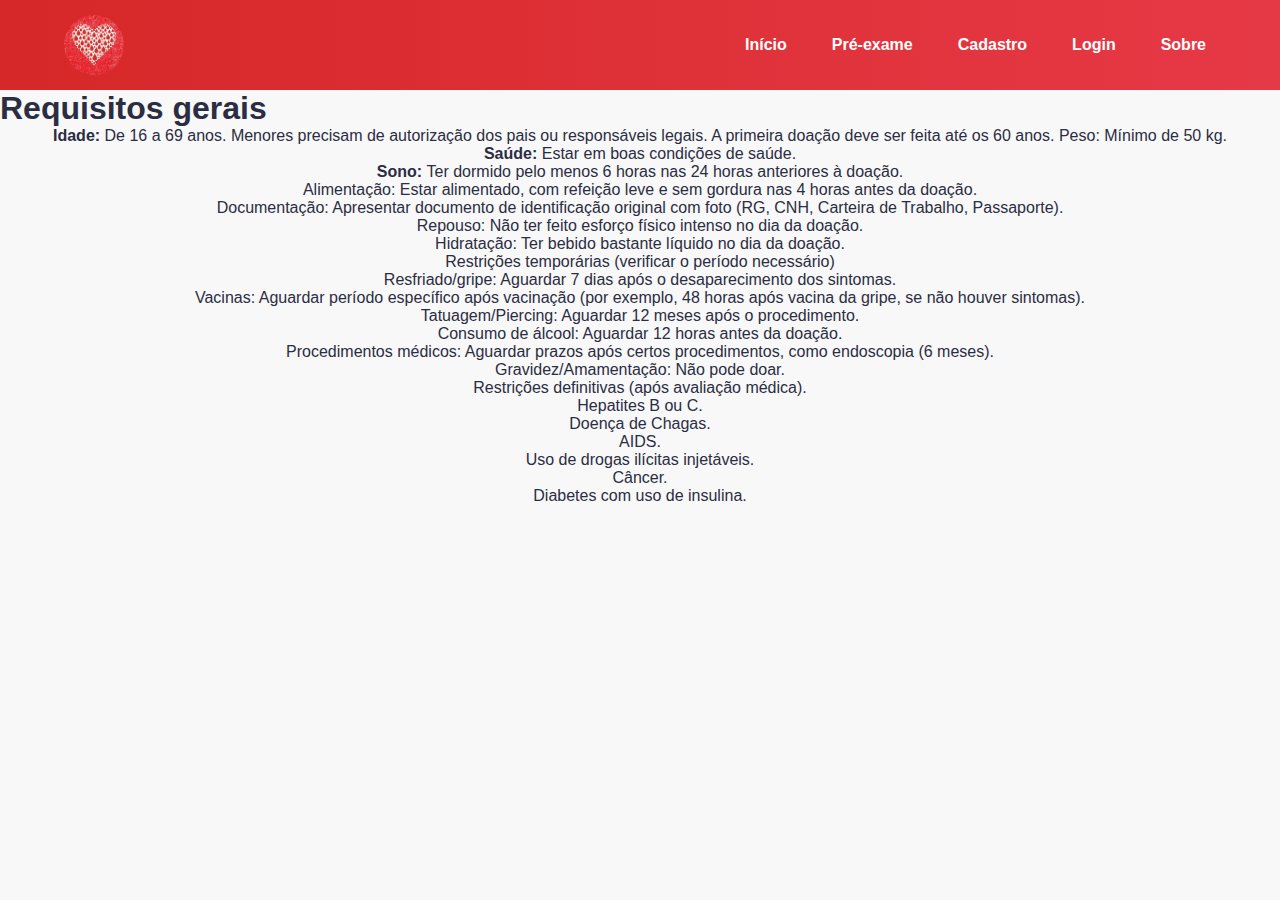
<file: Projeto Interdisciplinar - Neilton/Requisitos.html>
<!DOCTYPE html>
<html lang="pt-BR">
<head>
    <meta charset="UTF-8">
    <meta name="viewport" content="width=device-width, initial-scale=1.0">
    <title>Requisitos</title>
    <link rel="stylesheet" href="style.css">
</head>
<body>
    <header>        
        <div class="logo">
                <img src="Doação.jpeg" alt="Logo de doação">
        </div>
        <input type="checkbox" id="menu-toggle">
        <label for="menu-toggle" class="hamburger">
            <span></span>
            <span></span>
            <span></span>
        </label>
        <nav>
            <ul>
                <li><a href="index.html">Início</a></li>
                <li><a href="Pré-exame.html">Pré-exame</a></li>
                <li><a href="Cadastro.html">Cadastro</a></li>
                <li><a href="Login.html">Login</a></li>
                <li><a href="Sobre.html">Sobre</a></li>
            </ul>
        </nav>
    </header>
    <main>
<h1>Requisitos gerais</h1>
<p><strong>Idade: </strong>De 16 a 69 anos. Menores precisam de autorização dos pais ou responsáveis legais. A primeira doação deve ser feita até os 60 anos. 
Peso: Mínimo de 50 kg.
<p><strong>Saúde: </strong>Estar em boas condições de saúde.</p>
<p><strong>Sono: </strong>Ter dormido pelo menos 6 horas nas 24 horas anteriores à doação.</p> 
<p><strong></strong>Alimentação: Estar alimentado, com refeição leve e sem gordura nas 4 horas antes da doação.</p> 
<p><strong></strong>Documentação: Apresentar documento de identificação original com foto (RG, CNH, Carteira de Trabalho, Passaporte).</p> 
<p><strong></strong>Repouso: Não ter feito esforço físico intenso no dia da doação.</p> 
<p><strong></strong>Hidratação: Ter bebido bastante líquido no dia da doação.</p> 
<p><strong></strong>Restrições temporárias (verificar o período necessário)</p> 
<p><strong></strong>Resfriado/gripe: Aguardar 7 dias após o desaparecimento dos sintomas.</p>
<p><strong></strong>Vacinas: Aguardar período específico após vacinação (por exemplo, 48 horas após vacina da gripe, se não houver sintomas).</p> 
<p><strong></strong>Tatuagem/Piercing: Aguardar 12 meses após o procedimento.</p> 
<p><strong></strong>Consumo de álcool: Aguardar 12 horas antes da doação.</p> 
<p><strong></strong>Procedimentos médicos: Aguardar prazos após certos procedimentos, como endoscopia (6 meses).</p> 
<p><strong></strong>Gravidez/Amamentação: Não pode doar.</p> 
<p>Restrições definitivas (após avaliação médica).</p>
<p>Hepatites B ou C.</p>
<p>Doença de Chagas.</p>
<p>AIDS.</p>
<p>Uso de drogas ilícitas injetáveis.</p>
<p>Câncer.</p>
<p>Diabetes com uso de insulina.</p> 
    </main> 
</body>
</html>
</file>
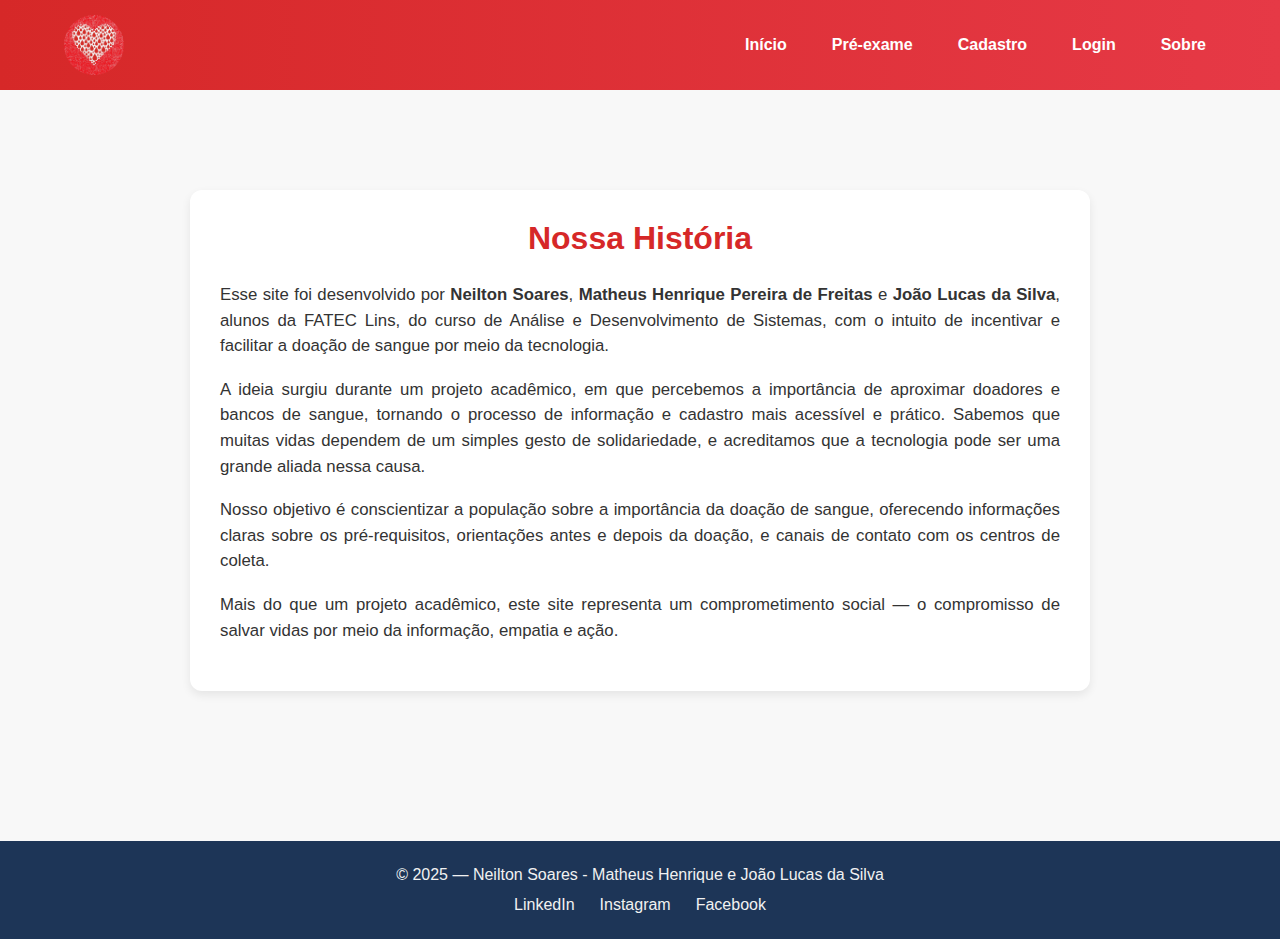
<file: Projeto Interdisciplinar - Neilton/Sobre.html>
<!DOCTYPE html>
<html lang="pt-BR">
<head>
    <meta charset="UTF-8">
    <meta name="viewport" content="width=device-width, initial-scale=1.0">
    <title>Sobre</title>
    <link rel="stylesheet" href="style.css">
</head>
<body>
    <header>        
        <div class="logo">
                <img src="Doação.jpeg" alt="Logo de doação">
        </div>
        <input type="checkbox" id="menu-toggle">
        <label for="menu-toggle" class="hamburger">
            <span></span>
            <span></span>
            <span></span>
        </label>
        <nav>
            <ul>
                <li><a href="index.html">Início</a></li>
                <li><a href="Pré-exame.html">Pré-exame</a></li>
                <li><a href="Cadastro.html">Cadastro</a></li>
                <li><a href="Login.html">Login</a></li>
                <li><a href="Sobre.html">Sobre</a></li>
            </ul>
        </nav>
    </header>
    <main class="pagina-sobre">
        <section class="sobre-container">
            <h1>Nossa História</h1>
            <p>Esse site foi desenvolvido por <strong>Neilton Soares</strong>, <strong>Matheus Henrique Pereira de Freitas</strong> 
                e <strong>João Lucas da Silva</strong>, alunos da FATEC Lins, do curso de Análise e Desenvolvimento de Sistemas,
                com o intuito de incentivar e facilitar a doação de sangue por meio da tecnologia.</p>
            <p>A ideia surgiu durante um projeto acadêmico, em que percebemos a importância de aproximar doadores e bancos de sangue,
                tornando o processo de informação e cadastro mais acessível e prático. Sabemos que muitas vidas dependem de um simples gesto
                de solidariedade, e acreditamos que a tecnologia pode ser uma grande aliada nessa causa.</p>
            <p>Nosso objetivo é conscientizar a população sobre a importância da doação de sangue, oferecendo informações claras sobre 
                os pré-requisitos, orientações antes e depois da doação, e canais de contato com os centros de coleta.</p>
            <p>Mais do que um projeto acadêmico, este site representa um comprometimento social — o compromisso de salvar vidas 
                por meio da informação, empatia e ação.</p>
        </section>
    </main>
    <footer>
        © 2025 — Neilton Soares  -  Matheus Henrique e João Lucas da Silva
        <div class="redes-footer">
            <a href="#" target="_blank">LinkedIn</a>
            <a href="#" target="_blank">Instagram</a>
            <a href="#" target="_blank">Facebook</a>
        </div>
    </footer>
</body>
</html>
</file>
<file: Projeto Interdisciplinar - Neilton/style.css>
@charset "UTF-8";

/* RESET GERAL — remove margens/paddings padrão e define comportamento das caixas */
* {
  margin: 0;
  padding: 0;
  box-sizing: border-box;
  font-family: 'Arial', sans-serif;
}

/* CONFIGURAÇÕES DO BODY — define fundo e cor básica do texto */
body {
  margin: 0;
  padding: 0;
  background: #f8f8f8;
  color: #2B2D42;
}

/* HEADER — layout em flex, espaçamento e gradiente de fundo */
header {
  display: flex;
  justify-content: space-between;
  align-items: center;
  padding: 15px 5%;
  flex-wrap: wrap;
  background: linear-gradient(90deg, #D62828, #E63946);
}

/* Logo redonda adaptada ao container */
.logo img {
  height: 60px;
  border-radius: 50%;
  object-fit: cover;
}

/* MENU — itens em linha com espaço entre eles */
nav ul {
  display: flex;
  gap: 25px;
  list-style: none;
}

/* LINKS DO MENU — estilização dos textos */
nav a {
  text-decoration: none;
  font-weight: bold;
  color: #FFF;
  transition: 0.3s;
}

/* Cor mais clara ao passar o mouse */
nav a:hover {
  color: #FFECEC;
}

/* Toggle do menu (checkbox escondido para mobile) */
#menu-toggle {
  display: none;
}

/* Estrutura do botão hambúrguer */
.hamburger {
  display: none;
  flex-direction: column;
  gap: 5px;
  cursor: pointer;
}

/* Barras do botão hambúrguer */
.hamburger span {
  width: 28px;
  height: 3px;
  background: #fff;
  border-radius: 3px;
}

nav {
  transition: 0.3s ease;
}

/* SEÇÃO INTRODUÇÃO */
.intro {
  padding: 60px 5%;
}

/* PERFIL — centraliza imagem e textos */
.perfil {
  display: flex;
  justify-content: center;
  gap: 15px;
  align-items: center;
  flex-wrap: wrap;
}

/* Título principal destacado em vermelho */
.info h1 {
  font-size: 2.4rem;
  color: #D62828;
}

/* Foto do perfil com borda arredondada e sombra */
.foto-perfil {
  width: 200px;
  height: 200px;
  border-radius: 30%;
  object-fit: cover;
  border: 4px solid #fff;
  box-shadow: 0 4px 25px rgba(0,0,0,0.12);
}

.info h3 {
  color: #555;
  margin-bottom: 10px;
}

/* Texto descritivo com largura limitada para melhor leitura */
.desc {
  max-width: 400px;
  line-height: 1.4rem;
}

/* SOBRE DESENVOLVEDOR — box lateral com fundo suave e sombra */
.sobre-dev {
  display: flex;
  flex-direction: column;
  margin-left: auto;
  background: #ecb6b696;
  padding: 20px;
  width: 30%;
  border-radius: 12px;
  box-shadow: 0 4px 14px rgba(0,0,0,0.1);
}

/* Texto do sobre com boa legibilidade */
.sobre-dev p {
  font-size: large;
  text-align: justify;
  line-height: 1.6;
}

.sobre-dev h3 {
  margin-bottom: 10px;
  color: #D62828;
}

/* PROJETOS */
.projects {
  padding: 40px 5%;
}

.projects h2 {
  text-align: center;
  margin-bottom: 30px;
  color: #D62828;
}

/* Grid flexível dos cards */
.grid-projects {
  display: flex;
  flex-wrap: wrap;
  gap: 25px;
  justify-content: center;
}

/* Estilo geral dos cards */
.card {
  flex: 1 1 230px;
  max-width: 280px;
  background: #FFF;
  padding: 18px;
  border-radius: 12px;
  text-align: center;
  box-shadow: 0 4px 10px rgba(0,0,0,0.08);
  transition: 0.3s;
}

/* Efeito de leve subida */
.card:hover {
  transform: translateY(-3px);
}

/* Miniatura dos projetos */
.thumb {
  height: 120px;
  overflow: hidden;
  border-radius: 8px;
}

.thumb img {
  width: 100%;
  height: 100%;
  object-fit: cover;
}

/* Links internos dos cards */
.card a {
  color: #cf7272c5;
  text-decoration: none;
  font-weight: bold;
}

.card a:hover {
  color: #ff4d4d;
  text-decoration: underline;
}

/* CONTATO */
.contact {
  padding: 40px 5%;
}

.contact h2 {
  text-align: center;
  margin-bottom: 20px;
  color: #D62828;
}

/* Formulário responsivo */
.contact form {
  max-width: 600px;
  margin: auto;
  display: flex;
  flex-direction: column;
  gap: 15px;
}

.contact input,
.contact textarea {
  padding: 12px;
  border: 1px solid #CCC;
  border-radius: 8px;
  background: #FFF;
}

/* Botões gerais */
button {
  padding: 14px;
  border: none;
  background: #D62828;
  color: white;
  font-size: 1rem;
  font-weight: bold;
  border-radius: 8px;
  cursor: pointer;
  transition: 0.3s;
}

button:hover {
  background: #BB1E1E;
}

/* RODAPÉ */
footer {
  background: #1D3557;
  color: #f1f1f1;
  text-align: center;
  padding: 25px;
  margin-top: 50px;
}

/* Ícones sociais centralizados */
.redes-footer {
  margin-top: 12px;
  display: flex;
  justify-content: center;
  gap: 25px;
}

.redes-footer a {
  color: #F1F1F1;
  text-decoration: none;
  transition: 0.3s;
}

.redes-footer a:hover {
  color: #E63946;

  /* Menu aparece como bloco lateral */
  nav {
    position: absolute;
    top: 60px;
    right: 0;
    background: #D62828;
    width: 180px;
    padding: 20px;
    border-radius: 0 0 0 12px;
    display: none;
  }

  /* Exibir menu quando toggle for marcado */
  #menu-toggle:checked + .hamburger + nav {
    display: block;
  }

  /* Itens em coluna */
  nav ul {
    flex-direction: column;
    gap: 15px;
  }

  /* Mostrar botão hambúrguer */
  .hamburger {
    display: flex;
    margin-left: auto;
  }

  /* Sobre ocupa tela no mobile */
  .sobre-dev {
    width: 100%;
    margin: 20px 0 0 0;
  }

  .perfil {
    text-align: center;
    justify-content: center;
  }
}

/* ARTIGOS E IMAGENS GERAIS */
article {
  width: 100%;
  max-width: 100%;
}

article img {
  width: 100%;
  height: auto;
  object-fit: cover;
  border-radius: 10px;
}

/* Textos centralizados */
h2, h3, p {
  text-align: center;
}

/* PÁGINA SOBRE */
.pagina-sobre {
  padding: 100px 5%;
}

.sobre-container {
  max-width: 900px;
  margin: auto;
  background: #ffffff;
  padding: 30px;
  border-radius: 12px;
  box-shadow: 0 4px 10px rgba(0,0,0,0.08);
}

.sobre-container h1 {
  text-align: center;
  margin-bottom: 25px;
  color: #D62828;
}

.sobre-container p {
  text-align: justify;
  margin-bottom: 18px;
  font-size: 1.05rem;
  line-height: 1.6rem;
  color: #333;
}

/* QUEM PODE DOAR */
.quem-pode-doar {
  padding: 50px 5%;
  background: #f8f8f8;
}

.quem-pode-doar-container {
  max-width: 900px;
  margin: auto;
  background: #ffffff;
  padding: 35px;
  border-radius: 12px;
  box-shadow: 0 4px 12px rgba(0,0,0,0.08);
}

.quem-pode-doar-container h1 {
  text-align: center;
  margin-bottom: 25px;
  color: #D62828;
  font-size: 2rem;
}

.quem-pode-doar-container h2 {
  margin-top: 35px;
  margin-bottom: 15px;
  color: #2B2D42;
  font-size: 1.4rem;
}

.quem-pode-doar-container h4 {
  margin-top: 20px;
  margin-bottom: 8px;
  color: #D62828;
}

.quem-pode-doar-container p {
  margin-bottom: 18px;
  font-size: 1.05rem;
  line-height: 1.6rem;
  color: #333;
}

/* Listas gerais da página */
.condições-para-doar,
.quem-não-pode-doar,
.lista-pre-exame,
.sub-lista {
  margin-left: 20px;
  margin-bottom: 15px;
  line-height: 1.5rem;
}

.sub-lista {
  margin-left: 30px;
}

/* Marcadores personalizados */
.condições-para-doar li {
  margin-bottom: 10px;
  font-size: 1rem;
  color: #444;
  position: relative;
}

.condições-para-doar li::before {
  content: "•";
  color: #D62828;
  font-weight: bold;
  margin-right: 8px;
  font-size: 1.2rem;
}

/* Lista de impedimentos */
.quem-não-pode-doar {
  padding-left: 25px;
  margin-top: 10px;
  margin-bottom: 20px;
}

.quem-não-pode-doar li {
  margin-bottom: 8px;
  color: #555;
}

.quem-não-pode-doar li::before {
  content: "–";
  color: #555;
  margin-right: 6px;
}

/* PRÉ-EXAME – FORMULÁRIO */
.pre-exame {
  padding: 100px 5%;
  display: flex;
  justify-content: center;
}

.pre-exame-container {
  width: 100%;
  max-width: 800px;
  background: #ffffff;
  padding: 30px 40px;
  border-radius: 12px;
  box-shadow: 0 6px 15px rgba(0,0,0,0.1);
  display: flex;
  flex-direction: column;
  gap: 25px;
}

.pre-exame-container h1 {
  text-align: center;
  color: #D62828;
}

.pre-exame-container h2 {
  color: #D62828;
  margin-bottom: 10px;
}

.pre-exame-container h4 {
  color: #333;
  margin-top: 15px;
  margin-bottom: 5px;
}

.pre-exame-container p {
  line-height: 1.6rem;
  color: #333;
}

/* Estilização básica dos inputs */
form {
  display: flex;
  flex-direction: column;
  gap: 15px;
}

label {
  font-weight: 500;
  margin-bottom: 5px;
}

input[type="text"] {
  padding: 8px 10px;
  border-radius: 8px;
  border: 1px solid #ccc;
  width: 100%;
  box-sizing: border-box;
}

/* Cores personalizadas para radio e checkbox */
input[type="radio"],
input[type="checkbox"] {
  margin-right: 8px;
  accent-color: #D62828;
}

/* Botão do formulário */
button[type="submit"] {
  padding: 12px 25px;
  border-radius: 10px;
  border: none;
  background: #D62828;
  color: #fff;
  font-weight: bold;
  cursor: pointer;
  width: 200px;
  align-self: center;
}

button[type="submit"]:hover {
  background: #a31e1e;
}

/* Lista com indentação */
.sub-lista {
  display: flex;
  flex-direction: column;
  gap: 5px;
  padding-left: 20px;
}


/* CADASTRO DE DOADOR */
.cadastro {
  display: flex;
  justify-content: center;
  padding: 40px 20px;
}

.cadastro-container {
  background: #fff;
  padding: 30px 40px;
  border-radius: 15px;
  box-shadow: 0 5px 15px rgba(0,0,0,0.1);
  max-width: 600px;
  width: 100%;
  display: flex;
  flex-direction: column;
  gap: 15px;
}

.cadastro-container h1 {
  color: #D62828;
  margin-bottom: 15px;
  text-align: center;
}

.cadastro-container h2 {
  color: #2B2D42;
  margin: 15px 0 5px 0;
}

.cadastro-container label {
  font-weight: bold;
  margin-top: 10px;
  display: block;
}

.cadastro-container input[type="text"],
.cadastro-container input[type="date"],
.cadastro-container input[type="email"],
.cadastro-container input[type="tel"],
.cadastro-container input[type="number"],
.cadastro-container select {
  width: 100%;
  padding: 10px 15px;
  margin-top: 5px;
  border: 1px solid #ccc;
  border-radius: 8px;
  font-size: 1rem;
}

.sexo-options {
  display: flex;
  gap: 15px;
  margin-top: 5px;
}

.cadastro-container button[type="submit"] {
  padding: 12px 25px;
  border-radius: 10px;
  border: none;
  background: #D62828;
  color: #fff;
  font-weight: bold;
  cursor: pointer;
  width: 100%;
  align-self: center;
  margin-top: 20px;
}

.cadastro-container button[type="submit"]:hover {
  background: #a71d1d;
}

/* LOGIN */
.login {
  display: flex;
  justify-content: center;
  padding: 100px 5%;
}

header nav a {
  color: #fff;
  text-decoration: none;
  margin: 0 10px;
}

.login-container {
  width: 100%;
  max-width: 450px;
  background: #ffffff;
  padding: 30px;
  border-radius: 12px;
  box-shadow: 0 4px 12px rgba(0,0,0,0.10);
  display: flex;
  flex-direction: column;
}

.login-container h1 {
  text-align: center;
  margin-bottom: 20px;
  color: #D62828;
}

.login-container p {
  margin-bottom: 15px;
  color: #444;
  text-align: center;
}

.login-container form {
  display: flex;
  flex-direction: column;
  gap: 15px;
}

.login-container label {
  font-weight: bold;
}

.login-container input {
  padding: 12px;
  border-radius: 10px;
  border: 1px solid #ccc;
  font-size: 1rem;
}

.login-container button {
  padding: 12px 25px;
  border-radius: 10px;
  border: none;
  background: #D62828;
  color: #fff;
  font-weight: bold;
  cursor: pointer;
  width: 200px;
  align-self: center;
}

.login-container button:hover {
  background: #b02020;
}

.links {
  text-align: center;
  margin-top: 15px;
}

.links a {
  color: #D62828;
  font-size: 0.95rem;
  text-decoration: none;
}

.links a:hover {
  text-decoration: underline;
}

/* AGENDAMENTO */
.agendamento-container {
  max-width: 500px;
  margin: 40px auto;
  background: #fff;
  padding: 100px;
  border-radius: 12px;
  box-shadow: 0 0 10px rgba(0,0,0,0.1);
}

.form-agendamento {
  display: flex;
  flex-direction: column;
  gap: 15px;
}

.form-agendamento input,
.form-agendamento select {
  padding: 12px;
  border: 1px solid #bbb;
  border-radius: 8px;
  font-size: 16px;
}

button[type="submit"] {
  padding: 12px;
  border: none;
  background: #D62828;
  color: #fff;
  font-weight: bold;
  border-radius: 8px;
  cursor: pointer;
  transition: 0.3s;
}

button[type="submit"]:hover {
  background: #B71C1C;
}

/* PÁGINA DE ESTOQUE DE SANGUE */
.estoque-container {
    max-width: 900px;
    margin: 80px auto;
    text-align: center;
    padding: 100px;
}

.estoque-container h1 {
    font-size: 2.2rem;
    margin-bottom: 50px;
}

.estoque-desc {
    font-size: 1.1rem;
    margin-bottom: 30px;
    color: #444;
}

/* Grid de tipos sanguíneos */
.estoque-grid {
    display: grid;
    grid-template-columns: repeat(auto-fit, minmax(180px, 1fr));
    gap: 20px;
}

/* Cards dos tipos sanguíneos */
.tipo {
    padding: 25px;
    border-radius: 15px;
    color: #fff;
    box-shadow: 0 4px 10px rgba(0,0,0,0.15);
}

.tipo h2 {
    font-size: 2rem;
    margin-bottom: 10px;
}

/* Paleta para cada tipo */
.sangue-a-pos { background: #e63946; }
.sangue-b-pos { background: #d90429; }
.sangue-ab-pos { background: #6a040f; }
.sangue-o-pos { background: #9d0208; }
.sangue-a- { background: #780000; }
.sangue-b- { background: #b80c09; }
.sangue-ab- { background: #8d0801; }
.sangue-o- { background: #8d0801; }

/* Texto do nível de estoque */
.nivel {
    font-size: 1rem;
    opacity: 0.9;
}

/* ========== RESPONSIVIDADE ========== */
@media (max-width:1024px){
  .sobre-dev{width:40%;min-width:200px}
  .info h1{font-size:1.9rem}
}

@media (max-width:850px){
  .hamburger{display:flex}
  nav{
    position:absolute;
    top:58px;
    right:0;
    background:#D62828;
    width:220px;
    padding:18px;
    border-radius:0 0 0 12px;
    display:none;
  }
  #menu-toggle:checked + .hamburger + nav{display:block}
  nav ul{flex-direction:column;gap:14px}

  .perfil{flex-direction:column}
  .sobre-dev{width:100%;margin-top:18px}
  .foto-perfil{width:160px;height:160px}
  .card{max-width:100%}
}

@media (max-width:600px){
  .intro,.projects,.contact{padding:22px 4%}
  .estoque-container{padding:20px 4%}
  .agendamento-container,.pre-exame-container{padding:18px}
  .agendamento-container{margin:20px}
  .card{flex:1 1 100%}
  .info h1{font-size:1.6rem}
  .sobre-container,.quem-pode-doar-container{padding:18px}
}

/* final */
img{max-width:100%;height:auto;display:block}
.container{width:100%}

/* ===== FIM ===== */
</file>
